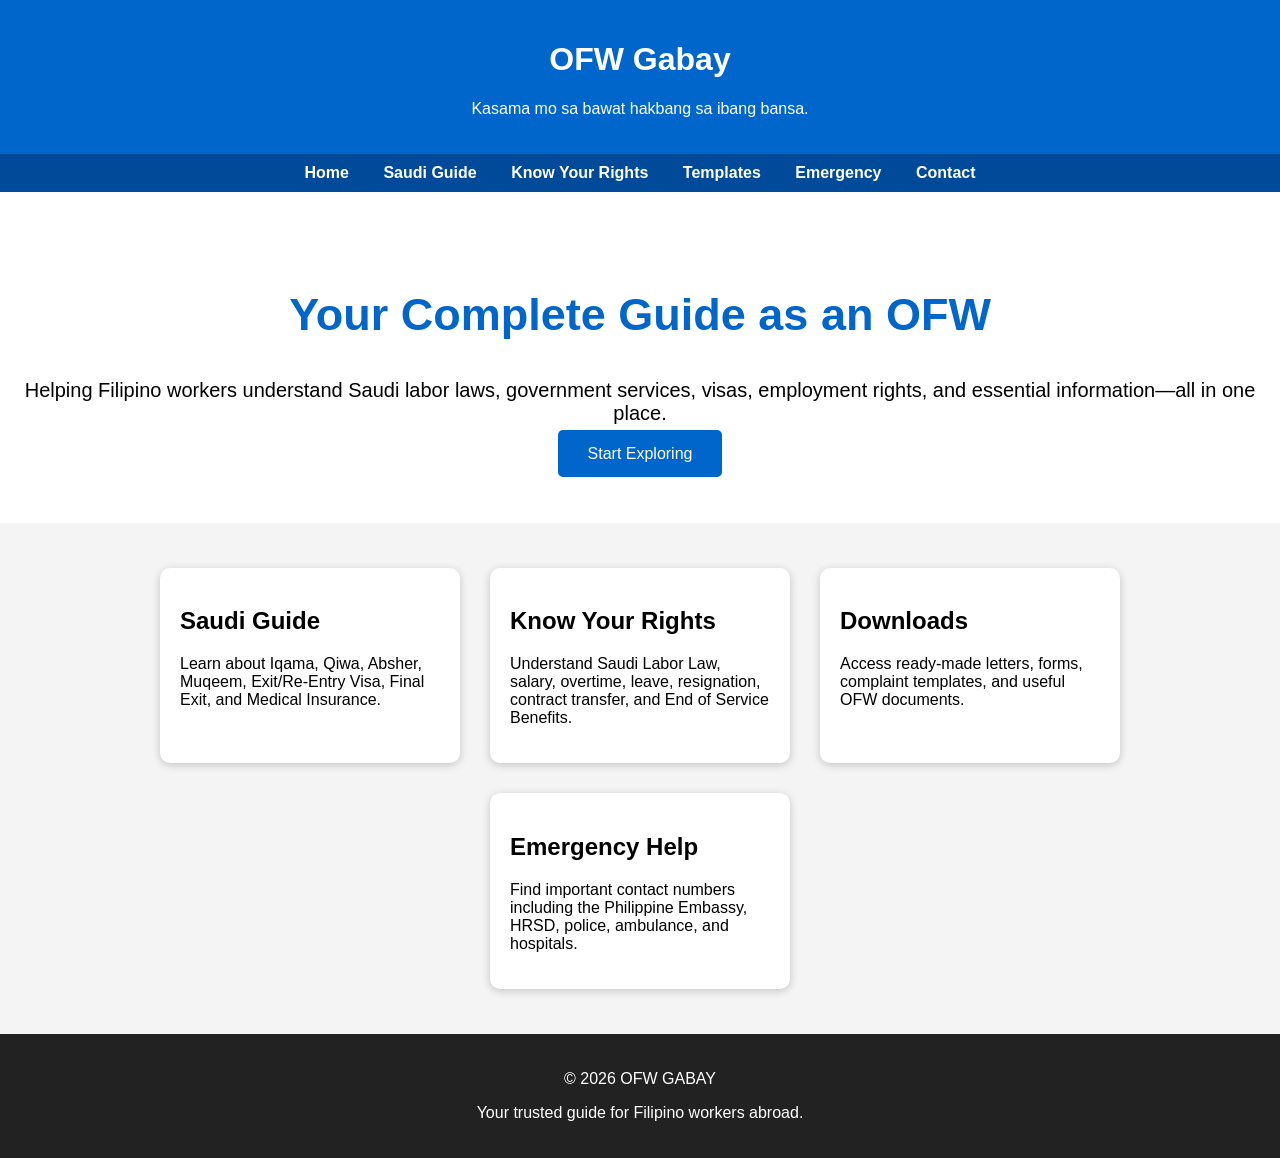
<file: index.html>
<!DOCTYPE html>
<html lang="en">
<head>
<meta charset="UTF-8">
<meta name="viewport" content="width=device-width, initial-scale=1.0">
<title>OFW GABAY | Your Guide for Filipino Workers Abroad</title>

<style>
body{
margin:0;
font-family:Arial,Helvetica,sans-serif;
background:#f4f4f4;
}

header{
background:#0066cc;
color:white;
padding:20px;
text-align:center;
}

nav{
background:#004a99;
padding:10px;
text-align:center;
}

nav a{
color:white;
text-decoration:none;
margin:15px;
font-weight:bold;
}

.hero{
padding:60px 20px;
text-align:center;
background:white;
}

.hero h1{
font-size:45px;
color:#0066cc;
}

.hero p{
font-size:20px;
}

.btn{
background:#0066cc;
color:white;
padding:15px 30px;
text-decoration:none;
border-radius:5px;
}
.btn:hover{
background:#004a99;
}
.services{
display:flex;
flex-wrap:wrap;
justify-content:center;
padding:30px;
}

.card{
background:white;
width:260px;
margin:15px;
padding:20px;
border-radius:10px;
box-shadow:0 2px 8px rgba(0,0,0,.2);
}
.card:hover{
transform:translateY(-5px);
transition:.3s;
}
footer{
background:#222;
color:white;
text-align:center;
padding:20px;
}
</style>

</head>

<body>

<header>
<h1>OFW Gabay</h1>
<p>Kasama mo sa bawat hakbang sa ibang bansa.</p>
</header>

<nav>
<a href="index.html">Home</a>
<a href="pages/saudi-guide.html">Saudi Guide</a>
<a href="pages/labor-law.html">Know Your Rights</a>
<a href="pages/templates.html">Templates</a>
<a href="pages/emergency.html">Emergency</a>
<a href="pages/contact.html">Contact</a>
</nav>

<section id="home" class="hero">
<h1>Your Complete Guide as an OFW</h1>

<p>
Helping Filipino workers understand Saudi labor laws,
government services, visas, employment rights, and essential
information—all in one place.
</p>

<a href="pages/saudi-guide.html" class="btn">
Start Exploring
</a>
  

</section>

<section class="services">

<div class="card">
<h2>Saudi Guide</h2>
<p>Learn about Iqama, Qiwa, Absher, Muqeem, Exit/Re-Entry Visa, Final Exit, and Medical Insurance.</p>
</div>

<div class="card">
<h2>Know Your Rights</h2>
<p>Understand Saudi Labor Law, salary, overtime, leave, resignation, contract transfer, and End of Service Benefits.</p>
</div>

<div class="card">
<h2>Downloads</h2>
<p>Access ready-made letters, forms, complaint templates, and useful OFW documents.</p>
</div>

<div class="card">
<h2>Emergency Help</h2>
<p>Find important contact numbers including the Philippine Embassy, HRSD, police, ambulance, and hospitals.</p>
</div>

</section>

<footer>

<p>© 2026 OFW GABAY</p>
<p>Your trusted guide for Filipino workers abroad.</p>

</footer>

</body>
</html>
</file>
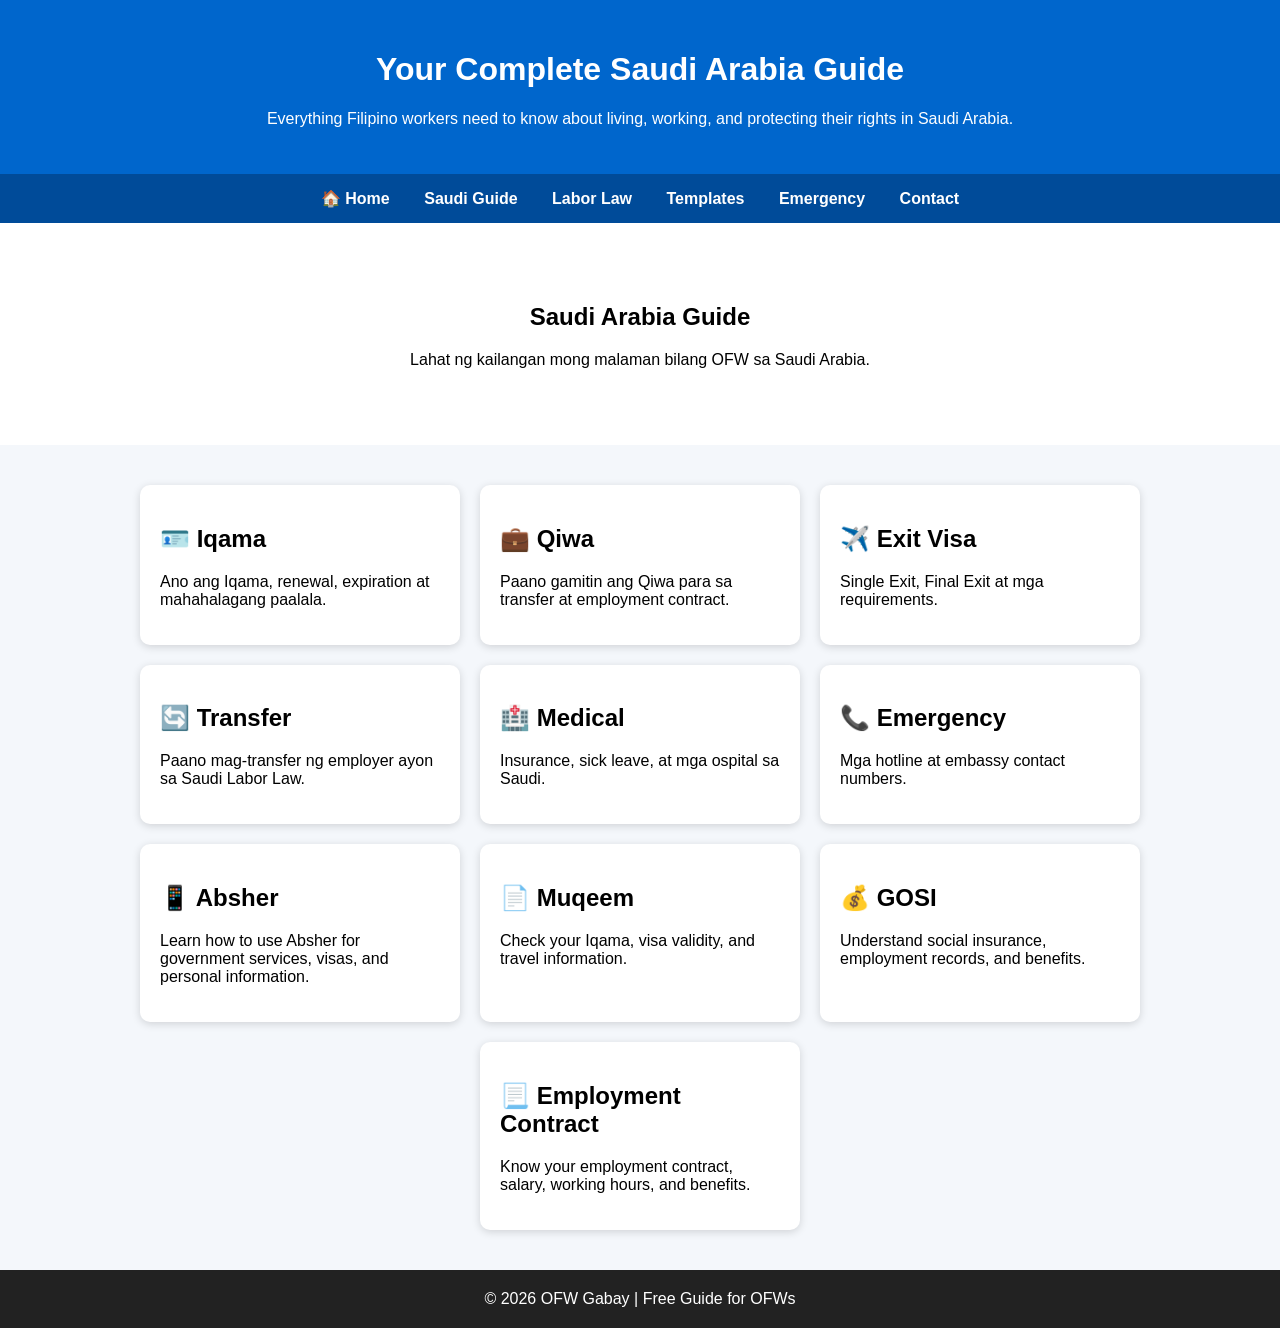
<file: pages/saudi-guide.html>
<!DOCTYPE html>
<html lang="en">
<head>
<meta charset="UTF-8">
<meta name="viewport" content="width=device-width, initial-scale=1.0">

<title>Saudi Guide | OFW Gabay</title>

<link rel="stylesheet" href="../style.css">

</head>

<body>

<header>
<h1>Your Complete Saudi Arabia Guide</h1>

<p>
Everything Filipino workers need to know about living, working, and protecting their rights in Saudi Arabia.
</p>
</header>

<nav>
<a href="../index.html">🏠 Home</a>
<a href="saudi-guide.html">Saudi Guide</a>
<a href="labor-law.html">Labor Law</a>
<a href="templates.html">Templates</a>
<a href="emergency.html">Emergency</a>
<a href="contact.html">Contact</a>
</nav>

<section class="hero">
<h1>Saudi Arabia Guide</h1>

<p>
Lahat ng kailangan mong malaman bilang OFW sa Saudi Arabia.
</p>
</section>

<section class="services">

<div class="card">
<h2>🪪 Iqama</h2>
<p>Ano ang Iqama, renewal, expiration at mahahalagang paalala.</p>
</div>

<div class="card">
<h2>💼 Qiwa</h2>
<p>Paano gamitin ang Qiwa para sa transfer at employment contract.</p>
</div>

<div class="card">
<h2>✈️ Exit Visa</h2>
<p>Single Exit, Final Exit at mga requirements.</p>
</div>

<div class="card">
<h2>🔄 Transfer</h2>
<p>Paano mag-transfer ng employer ayon sa Saudi Labor Law.</p>
</div>

<div class="card">
<h2>🏥 Medical</h2>
<p>Insurance, sick leave, at mga ospital sa Saudi.</p>
</div>

<div class="card">
<h2>📞 Emergency</h2>
<p>Mga hotline at embassy contact numbers.</p>
</div>

  <div class="card">
<h2>📱 Absher</h2>
<p>Learn how to use Absher for government services, visas, and personal information.</p>
</div>

<div class="card">
<h2>📄 Muqeem</h2>
<p>Check your Iqama, visa validity, and travel information.</p>
</div>

<div class="card">
<h2>💰 GOSI</h2>
<p>Understand social insurance, employment records, and benefits.</p>
</div>

<div class="card">
<h2>📃 Employment Contract</h2>
<p>Know your employment contract, salary, working hours, and benefits.</p>
</div>
  
</section>

<footer>

© 2026 OFW Gabay | Free Guide for OFWs

</footer>

<script src="../script.js"></script>

</body>
</html>
</file>
<file: style.css>
body{
    margin:0;
    font-family:Arial, Helvetica, sans-serif;
    background:#f4f7fb;
}

header{
    background:#0066cc;
    color:white;
    text-align:center;
    padding:30px;
}

nav{
    background:#004b99;
    text-align:center;
    padding:15px;
}

nav a{
    color:white;
    text-decoration:none;
    margin:0 15px;
    font-weight:bold;
}

nav a:hover{
    color:#ffd700;
}

.hero{
    text-align:center;
    padding:60px 20px;
    background:white;
}

.services{
    display:flex;
    flex-wrap:wrap;
    justify-content:center;
    gap:20px;
    padding:40px;
}

.card{
    background:white;
    width:280px;
    padding:20px;
    border-radius:10px;
    box-shadow:0 2px 8px rgba(0,0,0,.15);
}

footer{
    background:#222;
    color:white;
    text-align:center;
    padding:20px;
}
</file>
